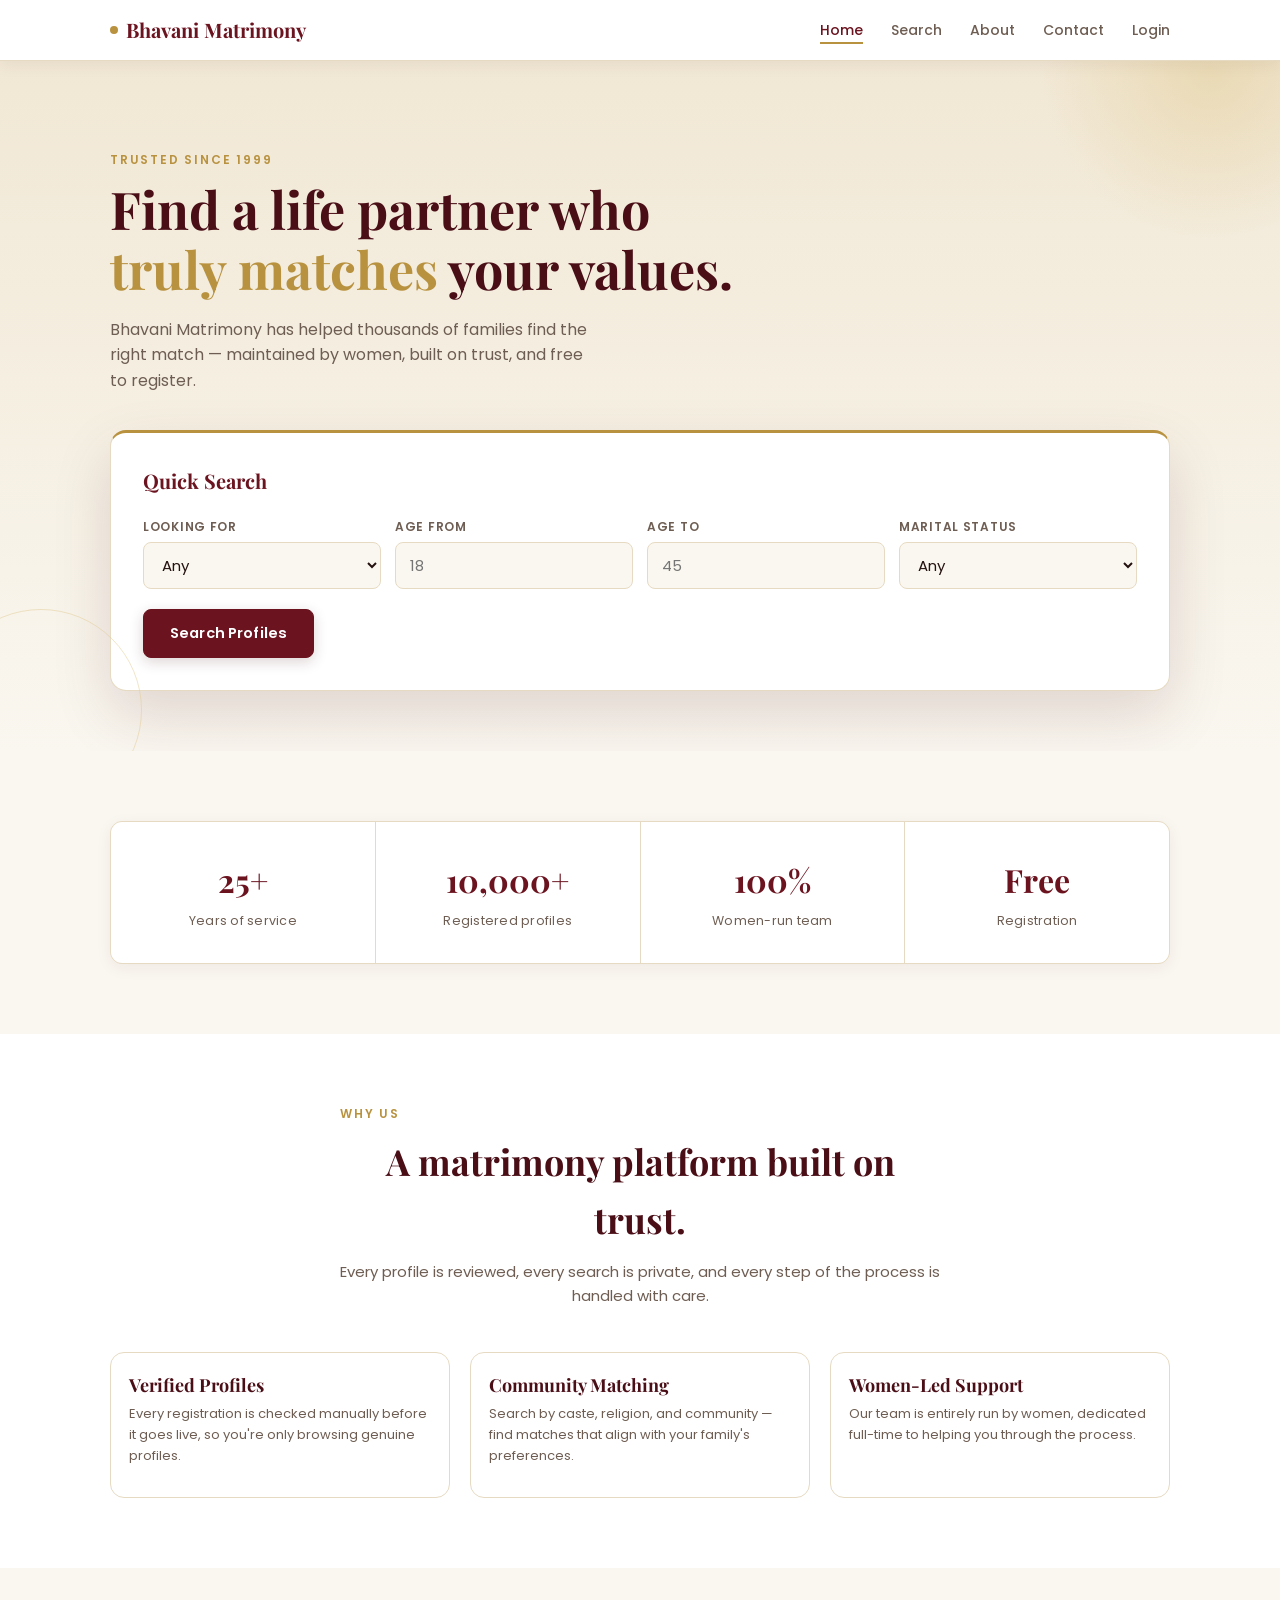
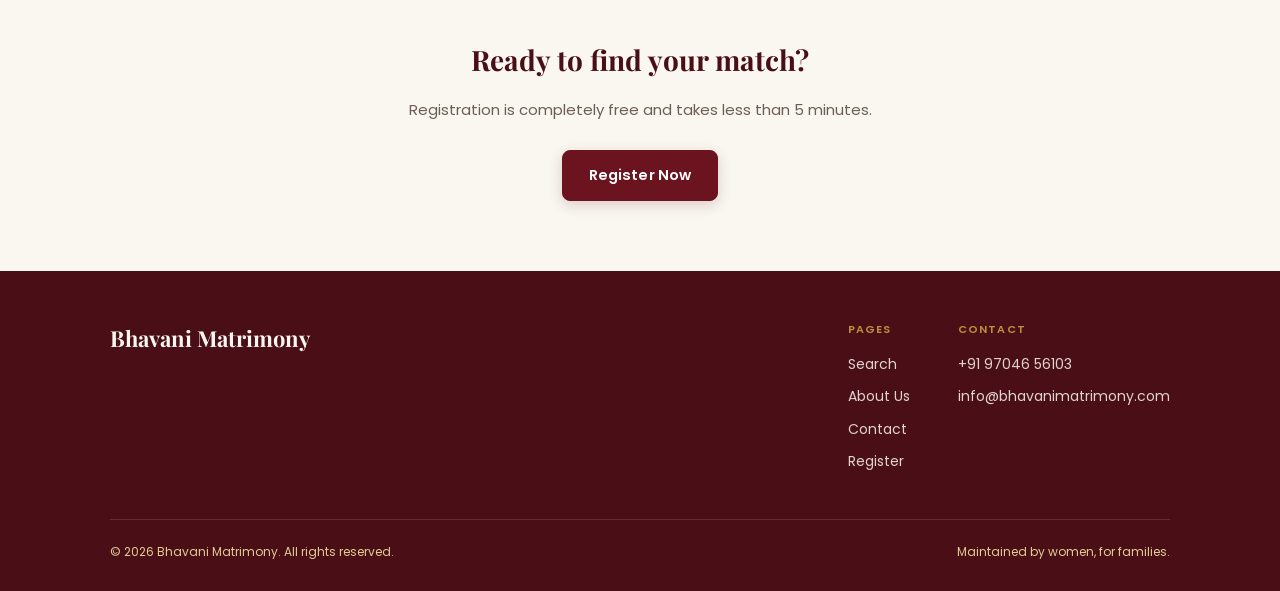
<file: index.html>
<!DOCTYPE html>
<html lang="en">
<head>
<meta charset="UTF-8">
<meta name="viewport" content="width=device-width, initial-scale=1.0">
<title>Bhavani Matrimony — Find Your Perfect Match</title>
<link rel="stylesheet" href="styles.css">
</head>
<body>

<nav class="nav">
  <div class="wrap">
    <a href="index.html" class="brand"><span class="dot"></span>Bhavani Matrimony</a>
    <button class="nav-toggle" aria-label="Toggle menu">☰</button>
    <ul class="nav-links">
      <li><a href="index.html" class="active">Home</a></li>
      <li><a href="search.html">Search</a></li>
      <li><a href="about.html">About</a></li>
      <li><a href="contact.html">Contact</a></li>
      <li id="nav-auth-slot"><a href="login.html">Login</a></li>
    </ul>
  </div>
</nav>

<header class="hero">
  <div class="wrap">
    <span class="eyebrow">Trusted since 1999</span>
    <h1 class="reveal">Find a life partner who <span>truly matches</span> your values.</h1>
    <p>Bhavani Matrimony has helped thousands of families find the right match — maintained by women, built on trust, and free to register.</p>

    <div class="search-card reveal">
      <h3>Quick Search</h3>
      <form id="quick-search-form">
        <div class="search-grid">
          <div class="field">
            <label for="qs-gender">Looking For</label>
            <select id="qs-gender">
              <option value="">Any</option>
              <option value="male">Groom</option>
              <option value="female">Bride</option>
            </select>
          </div>
          <div class="field">
            <label for="qs-age-min">Age From</label>
            <input type="number" id="qs-age-min" placeholder="18" min="18" max="90">
          </div>
          <div class="field">
            <label for="qs-age-max">Age To</label>
            <input type="number" id="qs-age-max" placeholder="45" min="18" max="90">
          </div>
          <div class="field">
            <label for="qs-marital">Marital Status</label>
            <select id="qs-marital">
              <option value="">Any</option>
              <option value="unmarried">Unmarried</option>
              <option value="divorced">Divorced</option>
              <option value="widowed">Widow/Widower</option>
            </select>
          </div>
        </div>
        <button type="submit" class="btn btn-solid" style="margin-top:20px;">Search Profiles</button>
      </form>
    </div>
  </div>
</header>

<section>
  <div class="wrap">
    <div class="stats reveal">
      <div class="stat"><div class="n">25+</div><div class="l">Years of service</div></div>
      <div class="stat"><div class="n">10,000+</div><div class="l">Registered profiles</div></div>
      <div class="stat"><div class="n">100%</div><div class="l">Women-run team</div></div>
      <div class="stat"><div class="n">Free</div><div class="l">Registration</div></div>
    </div>
  </div>
</section>

<section style="background:var(--white);">
  <div class="wrap">
    <div class="section-head reveal">
      <span class="eyebrow" style="text-align:left;">Why us</span>
      <h2>A matrimony platform built on trust.</h2>
      <p>Every profile is reviewed, every search is private, and every step of the process is handled with care.</p>
    </div>
    <div class="profile-grid reveal" style="grid-template-columns:repeat(3,1fr);">
      <div class="profile-card">
        <div class="profile-body">
          <h4>Verified Profiles</h4>
          <p class="profile-meta">Every registration is checked manually before it goes live, so you're only browsing genuine profiles.</p>
        </div>
      </div>
      <div class="profile-card">
        <div class="profile-body">
          <h4>Community Matching</h4>
          <p class="profile-meta">Search by caste, religion, and community — find matches that align with your family's preferences.</p>
        </div>
      </div>
      <div class="profile-card">
        <div class="profile-body">
          <h4>Women-Led Support</h4>
          <p class="profile-meta">Our team is entirely run by women, dedicated full-time to helping you through the process.</p>
        </div>
      </div>
    </div>
  </div>
</section>

<section>
  <div class="wrap" style="text-align:center;">
    <h2 style="font-family:var(--serif); font-size:28px; color:var(--maroon-dark); margin-bottom:16px;">Ready to find your match?</h2>
    <p style="color:var(--text-dim); margin-bottom:28px;">Registration is completely free and takes less than 5 minutes.</p>
    <a href="register.html" class="btn btn-solid">Register Now</a>
  </div>
</section>

<footer>
  <div class="wrap">
    <div class="footer-top">
      <h3>Bhavani Matrimony</h3>
      <div class="footer-links">
        <div>
          <span>Pages</span>
          <a href="search.html">Search</a>
          <a href="about.html">About Us</a>
          <a href="contact.html">Contact</a>
          <a href="register.html">Register</a>
        </div>
        <div>
          <span>Contact</span>
          <a href="tel:+919704656103">+91 97046 56103</a>
          <a href="mailto:info@bhavanimatrimony.com">info@bhavanimatrimony.com</a>
        </div>
      </div>
    </div>
    <div class="footer-bottom">
      <span>© 2026 Bhavani Matrimony. All rights reserved.</span>
      <span>Maintained by women, for families.</span>
    </div>
  </div>
</footer>

<script src="app.js"></script>
<script>
  document.getElementById('quick-search-form').addEventListener('submit', (e) => {
    e.preventDefault();
    const gender = document.getElementById('qs-gender').value;
    const ageMin = document.getElementById('qs-age-min').value;
    const ageMax = document.getElementById('qs-age-max').value;
    const marital = document.getElementById('qs-marital').value;
    const params = new URLSearchParams();
    if (gender) params.set('gender', gender);
    if (ageMin) params.set('ageMin', ageMin);
    if (ageMax) params.set('ageMax', ageMax);
    if (marital) params.set('marital', marital);
    window.location.href = 'search.html?' + params.toString();
  });
</script>
</body>
</html>
</file>
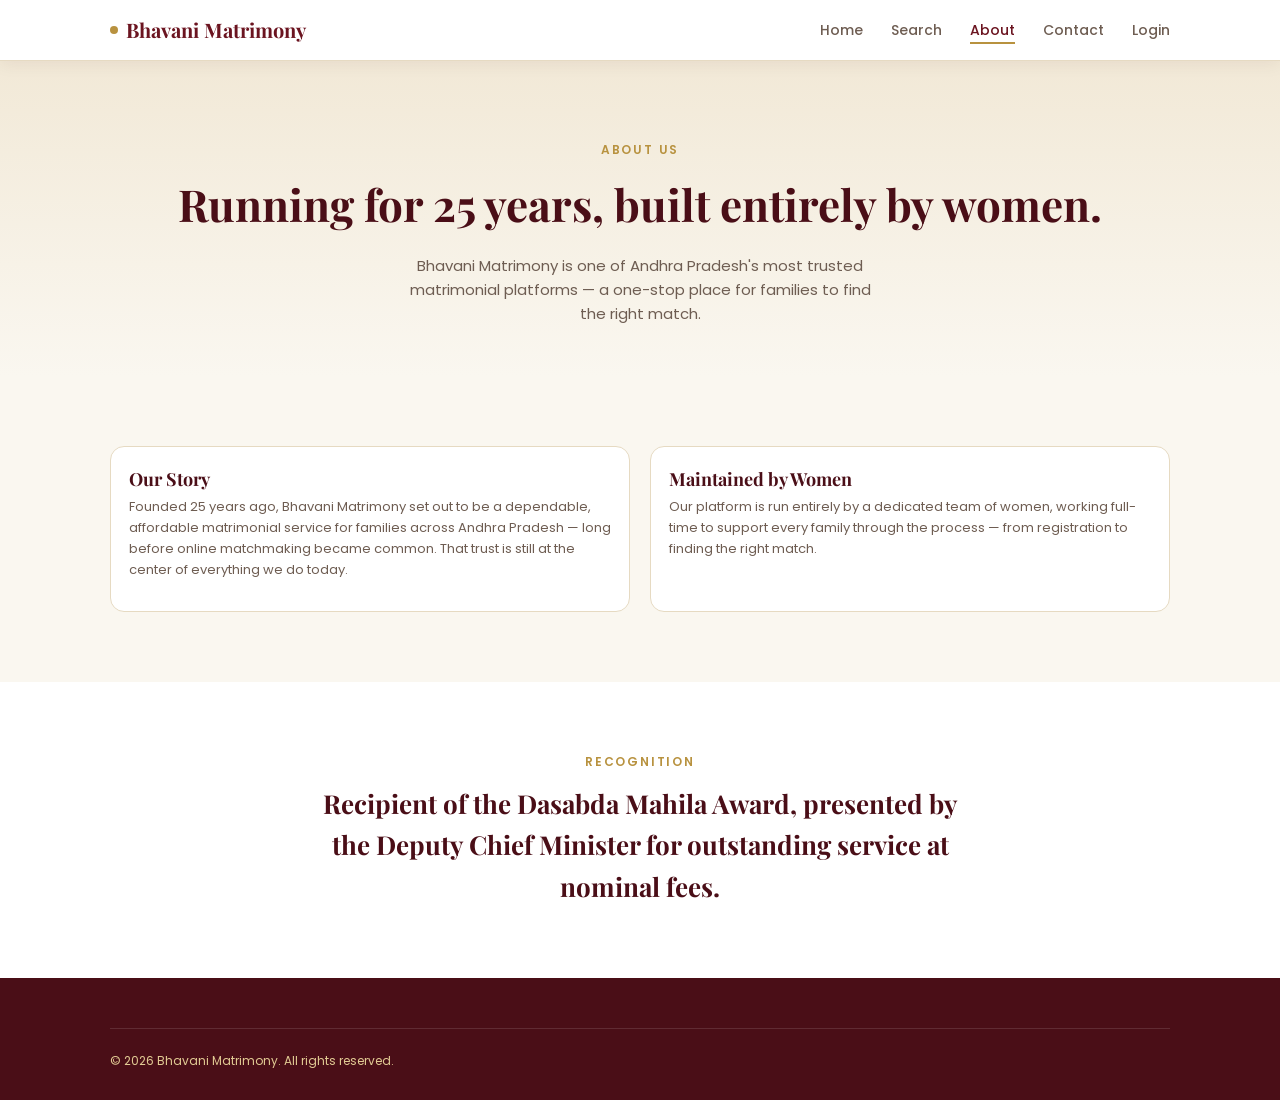
<file: about.html>
<!DOCTYPE html>
<html lang="en">
<head>
<meta charset="UTF-8">
<meta name="viewport" content="width=device-width, initial-scale=1.0">
<title>About Us — Bhavani Matrimony</title>
<link rel="stylesheet" href="styles.css">
</head>
<body>

<nav class="nav">
  <div class="wrap">
    <a href="index.html" class="brand"><span class="dot"></span>Bhavani Matrimony</a>
    <button class="nav-toggle" aria-label="Toggle menu">☰</button>
    <ul class="nav-links">
      <li><a href="index.html">Home</a></li>
      <li><a href="search.html">Search</a></li>
      <li><a href="about.html" class="active">About</a></li>
      <li><a href="contact.html">Contact</a></li>
      <li id="nav-auth-slot"><a href="login.html">Login</a></li>
    </ul>
  </div>
</nav>

<header class="page-head">
  <div class="wrap">
    <span class="eyebrow">About Us</span>
    <h1>Running for 25 years, built entirely by women.</h1>
    <p>Bhavani Matrimony is one of Andhra Pradesh's most trusted matrimonial platforms — a one-stop place for families to find the right match.</p>
  </div>
</header>

<section>
  <div class="wrap">
    <div class="profile-grid" style="grid-template-columns:repeat(2,1fr);">
      <div class="profile-card">
        <div class="profile-body">
          <h4>Our Story</h4>
          <p class="profile-meta">Founded 25 years ago, Bhavani Matrimony set out to be a dependable, affordable matrimonial service for families across Andhra Pradesh — long before online matchmaking became common. That trust is still at the center of everything we do today.</p>
        </div>
      </div>
      <div class="profile-card">
        <div class="profile-body">
          <h4>Maintained by Women</h4>
          <p class="profile-meta">Our platform is run entirely by a dedicated team of women, working full-time to support every family through the process — from registration to finding the right match.</p>
        </div>
      </div>
    </div>
  </div>
</section>

<section style="background:var(--white);">
  <div class="wrap" style="text-align:center;">
    <span class="eyebrow">Recognition</span>
    <h2 style="font-family:var(--serif); font-size:26px; color:var(--maroon-dark); max-width:640px; margin:12px auto 0;">Recipient of the Dasabda Mahila Award, presented by the Deputy Chief Minister for outstanding service at nominal fees.</h2>
  </div>
</section>

<footer>
  <div class="wrap">
    <div class="footer-bottom">
      <span>© 2026 Bhavani Matrimony. All rights reserved.</span>
    </div>
  </div>
</footer>

<script src="app.js"></script>
</body>
</html>
</file>
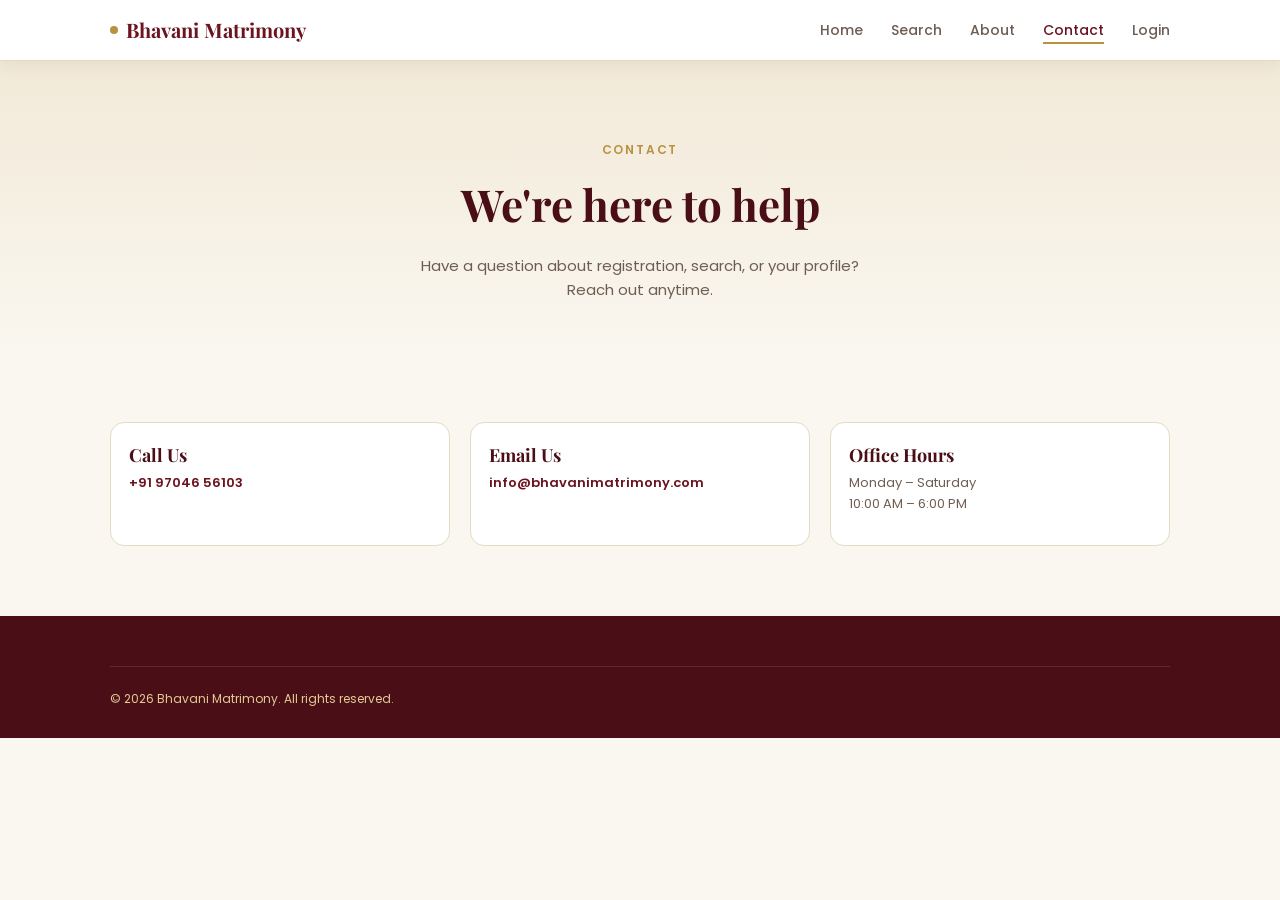
<file: contact.html>
<!DOCTYPE html>
<html lang="en">
<head>
<meta charset="UTF-8">
<meta name="viewport" content="width=device-width, initial-scale=1.0">
<title>Contact Us — Bhavani Matrimony</title>
<link rel="stylesheet" href="styles.css">
</head>
<body>

<nav class="nav">
  <div class="wrap">
    <a href="index.html" class="brand"><span class="dot"></span>Bhavani Matrimony</a>
    <button class="nav-toggle" aria-label="Toggle menu">☰</button>
    <ul class="nav-links">
      <li><a href="index.html">Home</a></li>
      <li><a href="search.html">Search</a></li>
      <li><a href="about.html">About</a></li>
      <li><a href="contact.html" class="active">Contact</a></li>
      <li id="nav-auth-slot"><a href="login.html">Login</a></li>
    </ul>
  </div>
</nav>

<header class="page-head">
  <div class="wrap">
    <span class="eyebrow">Contact</span>
    <h1>We're here to help</h1>
    <p>Have a question about registration, search, or your profile? Reach out anytime.</p>
  </div>
</header>

<section>
  <div class="wrap">
    <div class="profile-grid" style="grid-template-columns:repeat(3,1fr);">
      <div class="profile-card">
        <div class="profile-body">
          <h4>Call Us</h4>
          <p class="profile-meta"><a href="tel:+919704656103" style="color:var(--maroon); font-weight:600;">+91 97046 56103</a></p>
        </div>
      </div>
      <div class="profile-card">
        <div class="profile-body">
          <h4>Email Us</h4>
          <p class="profile-meta"><a href="mailto:info@bhavanimatrimony.com" style="color:var(--maroon); font-weight:600;">info@bhavanimatrimony.com</a></p>
        </div>
      </div>
      <div class="profile-card">
        <div class="profile-body">
          <h4>Office Hours</h4>
          <p class="profile-meta">Monday – Saturday<br>10:00 AM – 6:00 PM</p>
        </div>
      </div>
    </div>
  </div>
</section>

<footer>
  <div class="wrap">
    <div class="footer-bottom">
      <span>© 2026 Bhavani Matrimony. All rights reserved.</span>
    </div>
  </div>
</footer>

<script src="app.js"></script>
</body>
</html>
</file>
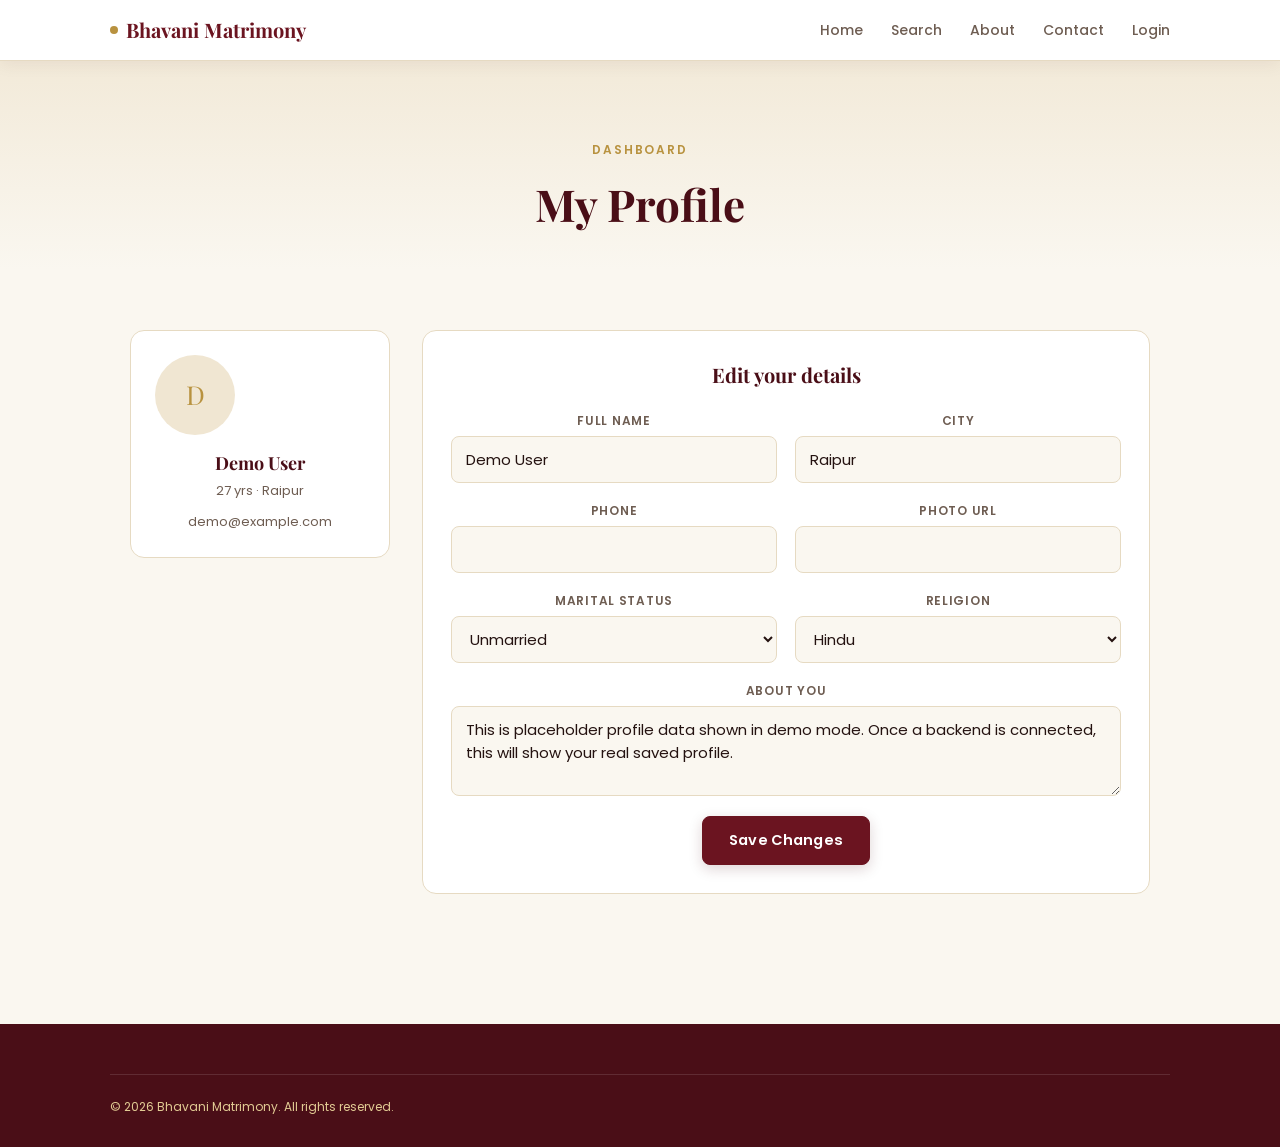
<file: dashboard.html>
<!DOCTYPE html>
<html lang="en">
<head>
<meta charset="UTF-8">
<meta name="viewport" content="width=device-width, initial-scale=1.0">
<title>My Profile — Bhavani Matrimony</title>
<link rel="stylesheet" href="styles.css">
</head>
<body>

<nav class="nav">
  <div class="wrap">
    <a href="index.html" class="brand"><span class="dot"></span>Bhavani Matrimony</a>
    <button class="nav-toggle" aria-label="Toggle menu">☰</button>
    <ul class="nav-links">
      <li><a href="index.html">Home</a></li>
      <li><a href="search.html">Search</a></li>
      <li><a href="about.html">About</a></li>
      <li><a href="contact.html">Contact</a></li>
      <li id="nav-auth-slot"><a href="login.html">Login</a></li>
    </ul>
  </div>
</nav>

<header class="page-head" style="padding-bottom:30px;">
  <div class="wrap">
    <span class="eyebrow">Dashboard</span>
    <h1>My Profile</h1>
  </div>
</header>

<section style="padding-top:0;">
  <div class="wrap">
    <div id="dashboard-content" class="loader">Loading your profile...</div>
  </div>
</section>

<footer>
  <div class="wrap">
    <div class="footer-bottom">
      <span>© 2026 Bhavani Matrimony. All rights reserved.</span>
    </div>
  </div>
</footer>

<script src="app.js"></script>
<script>
  const contentEl = document.getElementById('dashboard-content');

  // Demo mode — showing a sample profile since no backend is connected yet.
  const p = {
    name: "Demo User",
    age: 27,
    city: "Raipur",
    email: "demo@example.com",
    marital: "unmarried",
    religion: "Hindu",
    bio: "This is placeholder profile data shown in demo mode. Once a backend is connected, this will show your real saved profile.",
    photo: ""
  };

  contentEl.innerHTML = `
    <div class="dash-grid">
      <div class="dash-side">
        <div class="avatar">${p.photo ? `<img src="${p.photo}" alt="${p.name}">` : (p.name ? p.name.charAt(0) : '?')}</div>
        <h4>${p.name || 'Member'}</h4>
        <p>${p.age || '—'} yrs · ${p.city || '—'}</p>
        <p style="margin-top:10px;">${p.email}</p>
      </div>
      <div class="dash-main">
        <h3>Edit your details</h3>
        <div id="form-msg" class="form-msg"></div>
        <form id="edit-form">
          <div class="field-grid">
            <div class="field"><label>Full Name</label><input type="text" id="e-name" value="${p.name || ''}" required></div>
            <div class="field"><label>City</label><input type="text" id="e-city" value="${p.city || ''}" required></div>
            <div class="field"><label>Phone</label><input type="tel" id="e-phone" value=""></div>
            <div class="field"><label>Photo URL</label><input type="url" id="e-photo" value="${p.photo || ''}"></div>
            <div class="field">
              <label>Marital Status</label>
              <select id="e-marital">
                <option value="unmarried" ${p.marital==='unmarried'?'selected':''}>Unmarried</option>
                <option value="divorced" ${p.marital==='divorced'?'selected':''}>Divorced</option>
                <option value="widowed" ${p.marital==='widowed'?'selected':''}>Widow/Widower</option>
              </select>
            </div>
            <div class="field">
              <label>Religion</label>
              <select id="e-religion">
                ${['Hindu','Christian','Muslim','Jain','Sikh','No Religion'].map(r => `<option ${p.religion===r?'selected':''}>${r}</option>`).join('')}
              </select>
            </div>
          </div>
          <div class="field" style="margin-top:18px;">
            <label>About You</label>
            <textarea id="e-bio">${p.bio || ''}</textarea>
          </div>
          <button type="submit" id="save-btn" class="btn btn-solid" style="margin-top:20px;">Save Changes</button>
        </form>
      </div>
    </div>
  `;

  document.getElementById('edit-form').addEventListener('submit', (e) => {
    e.preventDefault();
    const btn = document.getElementById('save-btn');
    const msg = document.getElementById('form-msg');
    btn.disabled = true;
    btn.textContent = 'Saving...';
    setTimeout(() => {
      showMsg(msg, 'Demo mode: changes are not actually saved yet (no backend connected).', 'success');
      btn.disabled = false;
      btn.textContent = 'Save Changes';
    }, 600);
  });
</script>
</body>
</html>
</file>
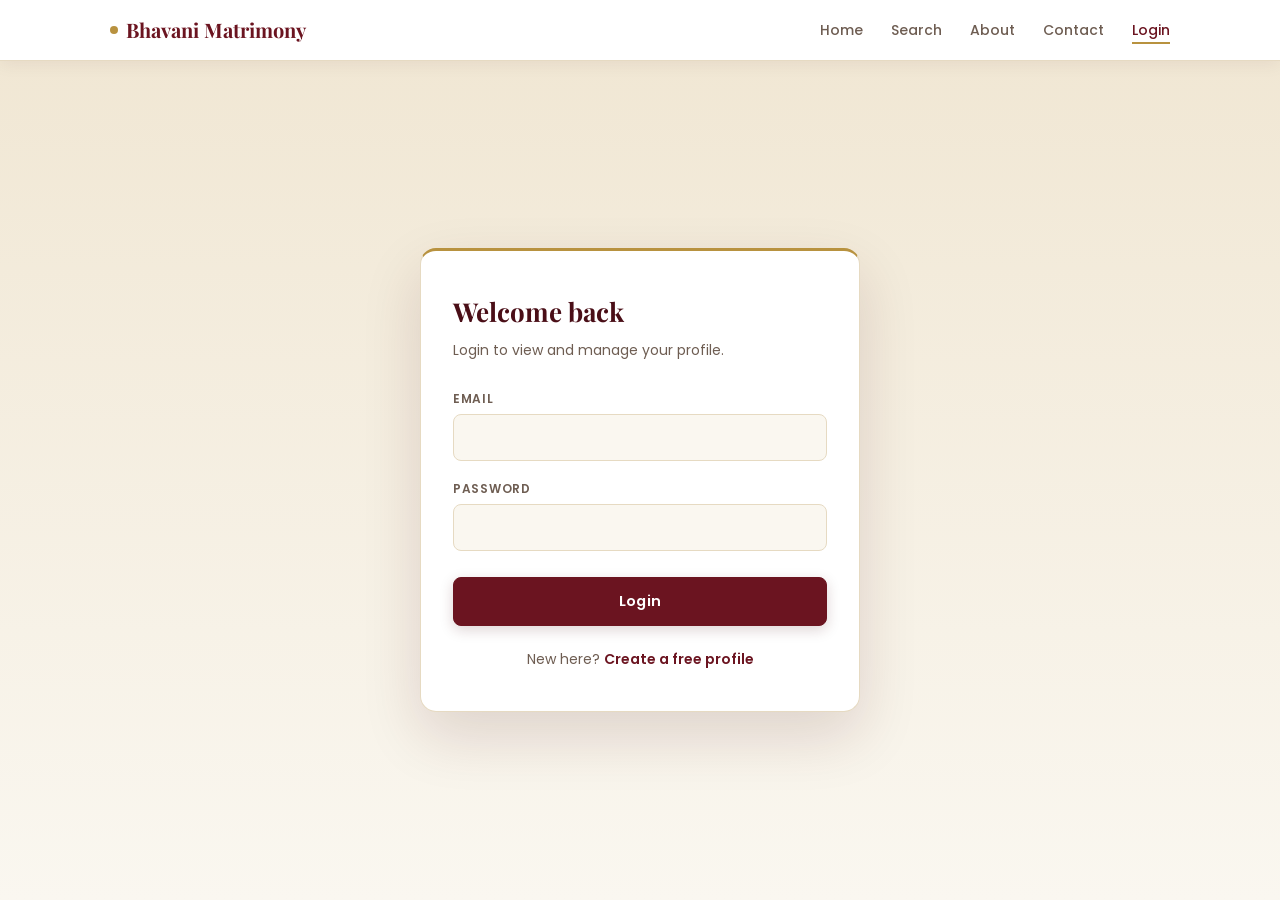
<file: login.html>
<!DOCTYPE html>
<html lang="en">
<head>
<meta charset="UTF-8">
<meta name="viewport" content="width=device-width, initial-scale=1.0">
<title>Login — Bhavani Matrimony</title>
<link rel="stylesheet" href="styles.css">
</head>
<body>

<nav class="nav">
  <div class="wrap">
    <a href="index.html" class="brand"><span class="dot"></span>Bhavani Matrimony</a>
    <button class="nav-toggle" aria-label="Toggle menu">☰</button>
    <ul class="nav-links">
      <li><a href="index.html">Home</a></li>
      <li><a href="search.html">Search</a></li>
      <li><a href="about.html">About</a></li>
      <li><a href="contact.html">Contact</a></li>
      <li id="nav-auth-slot"><a href="login.html" class="active">Login</a></li>
    </ul>
  </div>
</nav>

<div class="auth-wrap">
  <div class="auth-card reveal">
    <h2>Welcome back</h2>
    <p class="sub">Login to view and manage your profile.</p>

    <div id="form-msg" class="form-msg"></div>

    <form id="login-form">
      <div class="field">
        <label for="email">Email</label>
        <input type="email" id="email" required>
      </div>
      <div class="field">
        <label for="password">Password</label>
        <input type="password" id="password" required>
      </div>
      <button type="submit" id="login-btn" class="btn btn-solid btn-block" style="margin-top:8px;">Login</button>
    </form>

    <div class="auth-switch">New here? <a href="register.html">Create a free profile</a></div>
  </div>
</div>

<script src="app.js"></script>
<script>
  const form = document.getElementById('login-form');
  const msg = document.getElementById('form-msg');
  const btn = document.getElementById('login-btn');

  form.addEventListener('submit', (e) => {
    e.preventDefault();
    btn.disabled = true;
    btn.textContent = 'Logging in...';

    // Demo mode — no backend connected yet.
    setTimeout(() => {
      showMsg(msg, "Demo mode: this is where login would happen. Backend not connected yet.", 'success');
      btn.disabled = false;
      btn.textContent = 'Login';
    }, 800);
  });
</script>
</body>
</html>
</file>
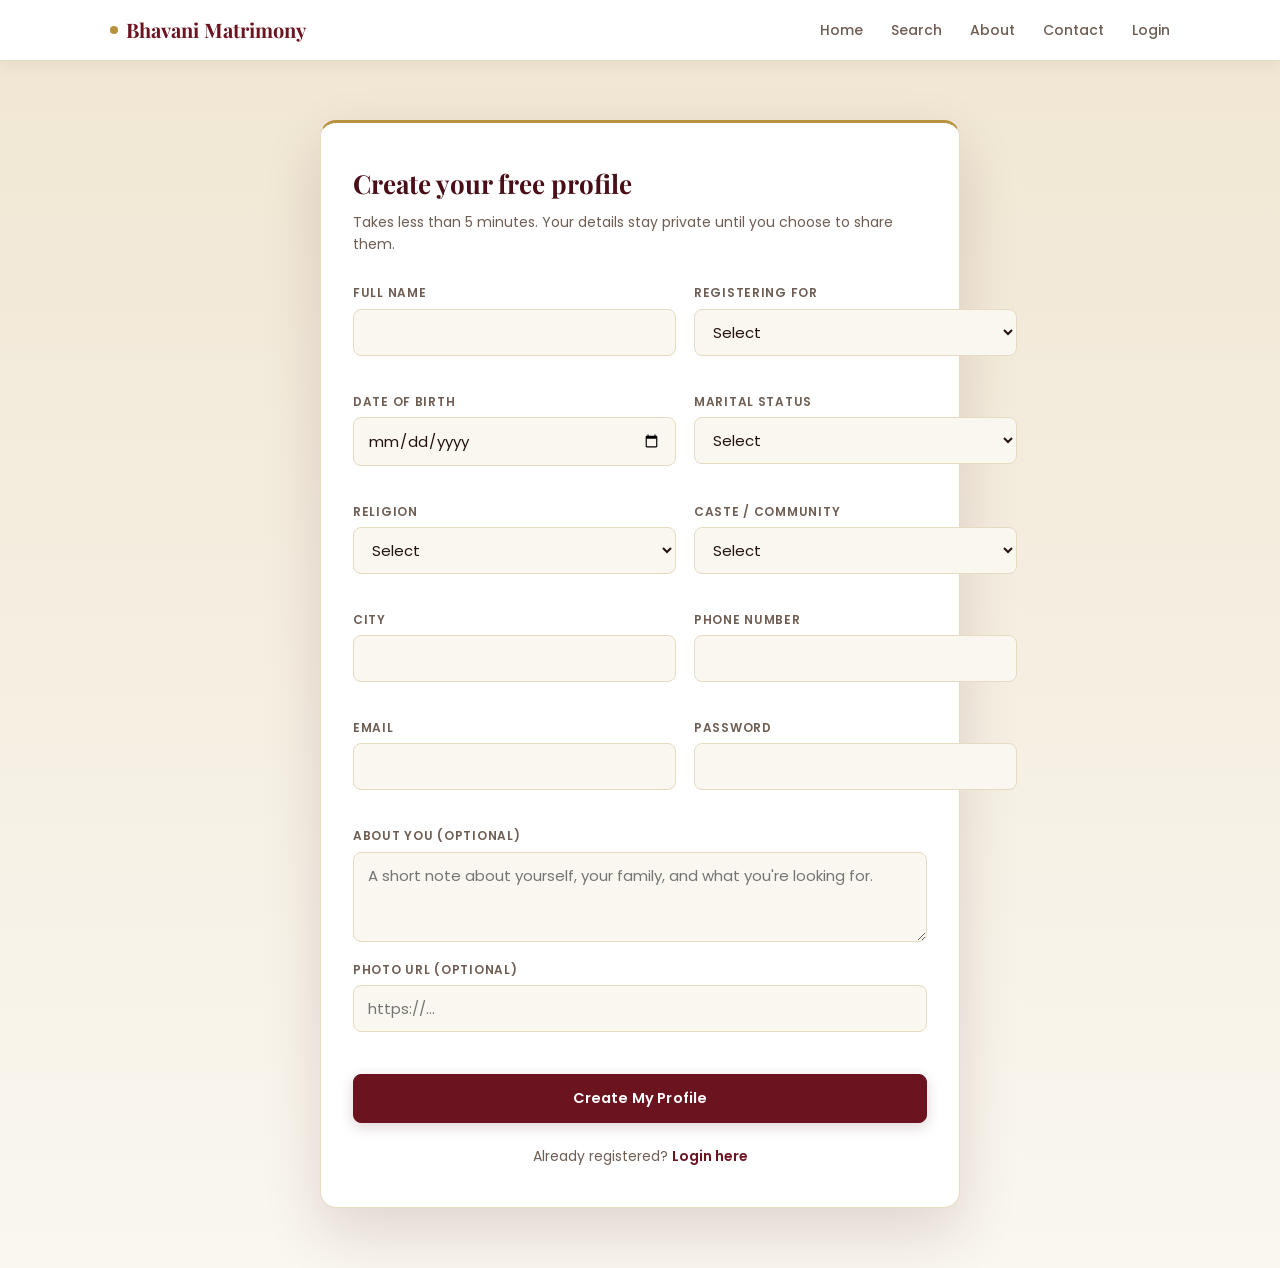
<file: register.html>
<!DOCTYPE html>
<html lang="en">
<head>
<meta charset="UTF-8">
<meta name="viewport" content="width=device-width, initial-scale=1.0">
<title>Register — Bhavani Matrimony</title>
<link rel="stylesheet" href="styles.css">
</head>
<body>

<nav class="nav">
  <div class="wrap">
    <a href="index.html" class="brand"><span class="dot"></span>Bhavani Matrimony</a>
    <button class="nav-toggle" aria-label="Toggle menu">☰</button>
    <ul class="nav-links">
      <li><a href="index.html">Home</a></li>
      <li><a href="search.html">Search</a></li>
      <li><a href="about.html">About</a></li>
      <li><a href="contact.html">Contact</a></li>
      <li id="nav-auth-slot"><a href="login.html">Login</a></li>
    </ul>
  </div>
</nav>

<div class="auth-wrap" style="align-items:flex-start;">
  <div class="auth-card reveal" style="max-width:640px;">
    <h2>Create your free profile</h2>
    <p class="sub">Takes less than 5 minutes. Your details stay private until you choose to share them.</p>

    <div id="form-msg" class="form-msg"></div>

    <form id="register-form">
      <div class="field-grid">
        <div class="field">
          <label for="name">Full Name</label>
          <input type="text" id="name" required>
        </div>
        <div class="field">
          <label for="gender">Registering For</label>
          <select id="gender" required>
            <option value="">Select</option>
            <option value="male">Groom (Male)</option>
            <option value="female">Bride (Female)</option>
          </select>
        </div>
        <div class="field">
          <label for="dob">Date of Birth</label>
          <input type="date" id="dob" required>
        </div>
        <div class="field">
          <label for="marital">Marital Status</label>
          <select id="marital" required>
            <option value="">Select</option>
            <option value="unmarried">Unmarried</option>
            <option value="divorced">Divorced</option>
            <option value="widowed">Widow/Widower</option>
          </select>
        </div>
        <div class="field">
          <label for="religion">Religion</label>
          <select id="religion" required>
            <option value="">Select</option>
            <option>Hindu</option>
            <option>Christian</option>
            <option>Muslim</option>
            <option>Jain</option>
            <option>Sikh</option>
            <option>No Religion</option>
          </select>
        </div>
        <div class="field">
          <label for="caste">Caste / Community</label>
          <select id="caste" required>
            <option value="">Select</option>
            <option>Brahmin</option>
            <option>Reddy</option>
            <option>Kamma</option>
            <option>Kapu</option>
            <option>Naidu</option>
            <option>Yadav</option>
            <option>Vysya</option>
            <option>Kshatriya</option>
            <option>Setty Balija</option>
            <option>Velama</option>
            <option>Vaddera</option>
            <option>Mudiraj</option>
            <option>Cast No Bar</option>
            <option>Other</option>
          </select>
        </div>
        <div class="field">
          <label for="city">City</label>
          <input type="text" id="city" required>
        </div>
        <div class="field">
          <label for="phone">Phone Number</label>
          <input type="tel" id="phone" required>
        </div>
        <div class="field">
          <label for="email">Email</label>
          <input type="email" id="email" required>
        </div>
        <div class="field">
          <label for="password">Password</label>
          <input type="password" id="password" minlength="6" required>
        </div>
      </div>
      <div class="field" style="margin-top:18px;">
        <label for="bio">About You (optional)</label>
        <textarea id="bio" placeholder="A short note about yourself, your family, and what you're looking for."></textarea>
      </div>
      <div class="field" style="margin-top:18px;">
        <label for="photo">Photo URL (optional)</label>
        <input type="url" id="photo" placeholder="https://...">
      </div>
      <button type="submit" id="register-btn" class="btn btn-solid btn-block" style="margin-top:24px;">Create My Profile</button>
    </form>

    <div class="auth-switch">Already registered? <a href="login.html">Login here</a></div>
  </div>
</div>

<script src="app.js"></script>
<script>
  const form = document.getElementById('register-form');
  const msg = document.getElementById('form-msg');
  const btn = document.getElementById('register-btn');

  form.addEventListener('submit', (e) => {
    e.preventDefault();
    btn.disabled = true;
    btn.textContent = 'Creating your profile...';

    // Demo mode — no backend connected yet, this just simulates success.
    setTimeout(() => {
      showMsg(msg, "Demo mode: this is where your profile would be created. Backend not connected yet.", 'success');
      btn.disabled = false;
      btn.textContent = 'Create My Profile';
    }, 800);
  });
</script>
</body>
</html>
</file>
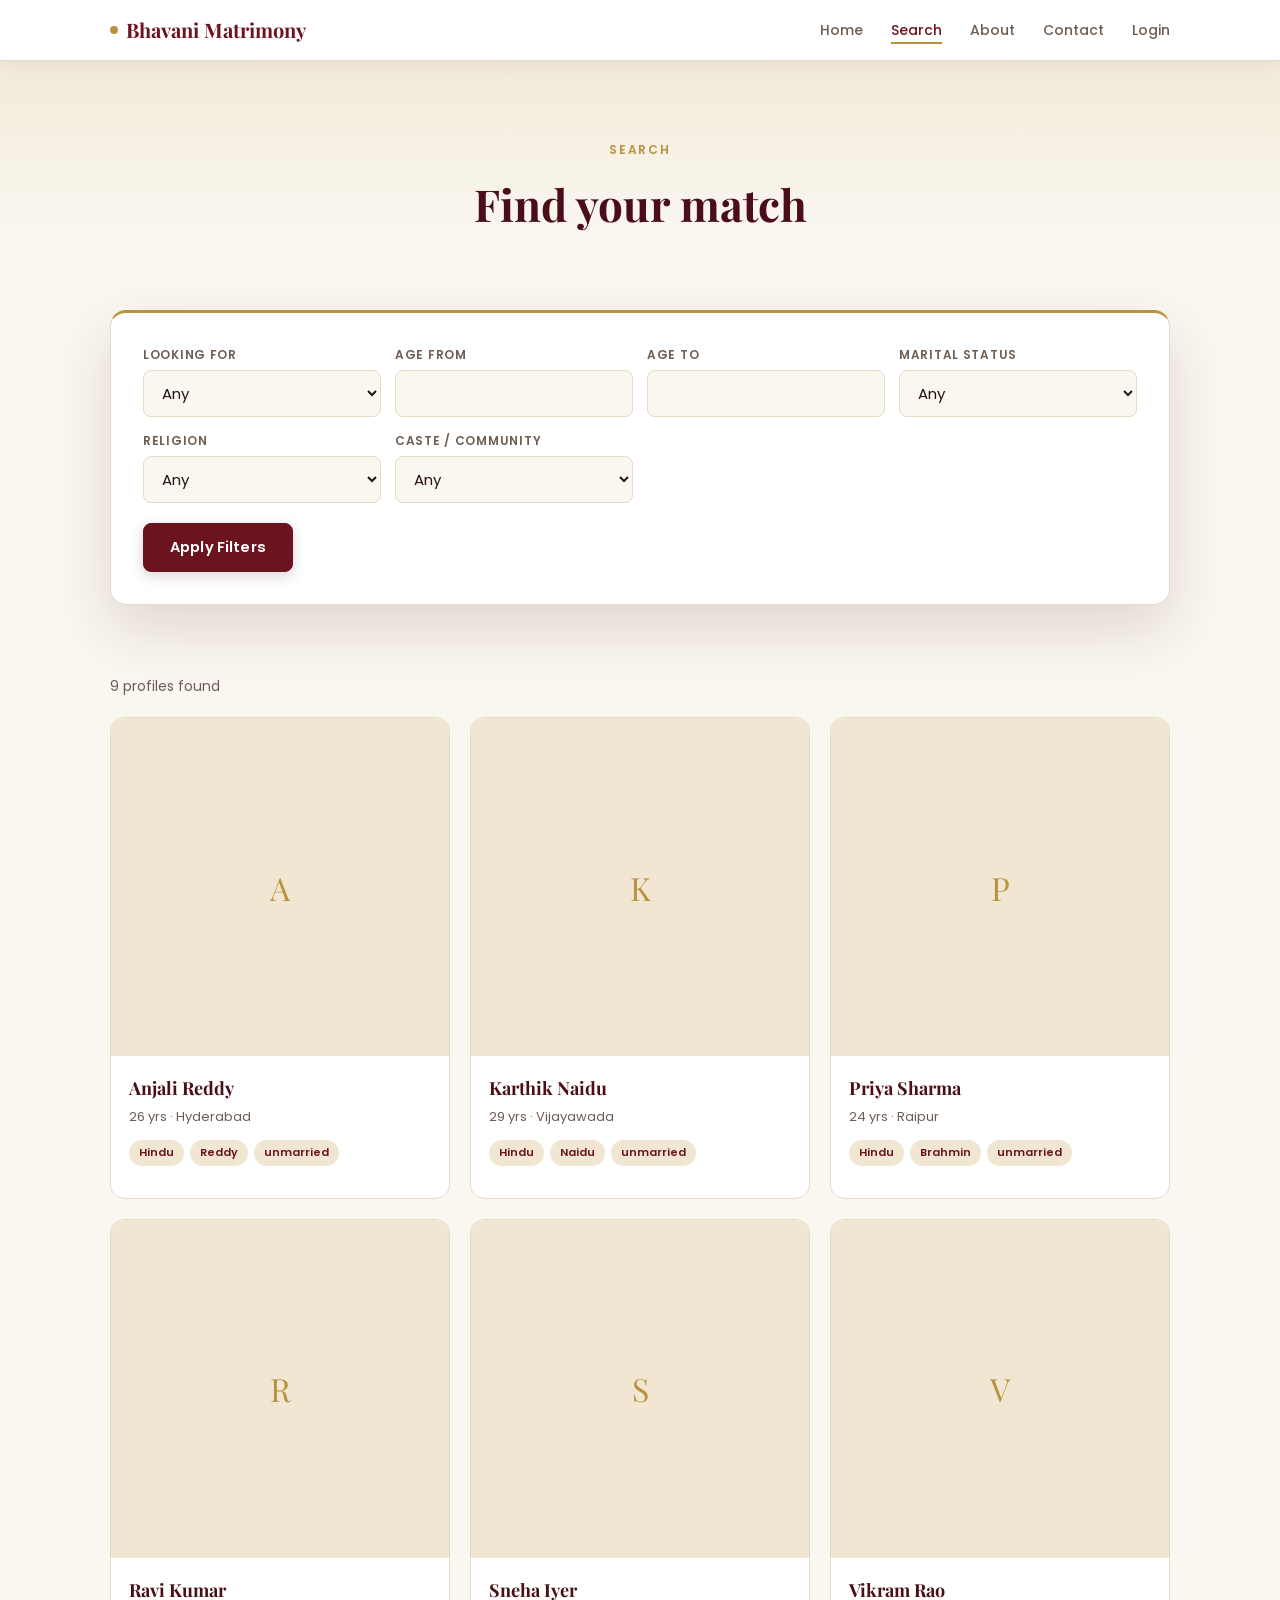
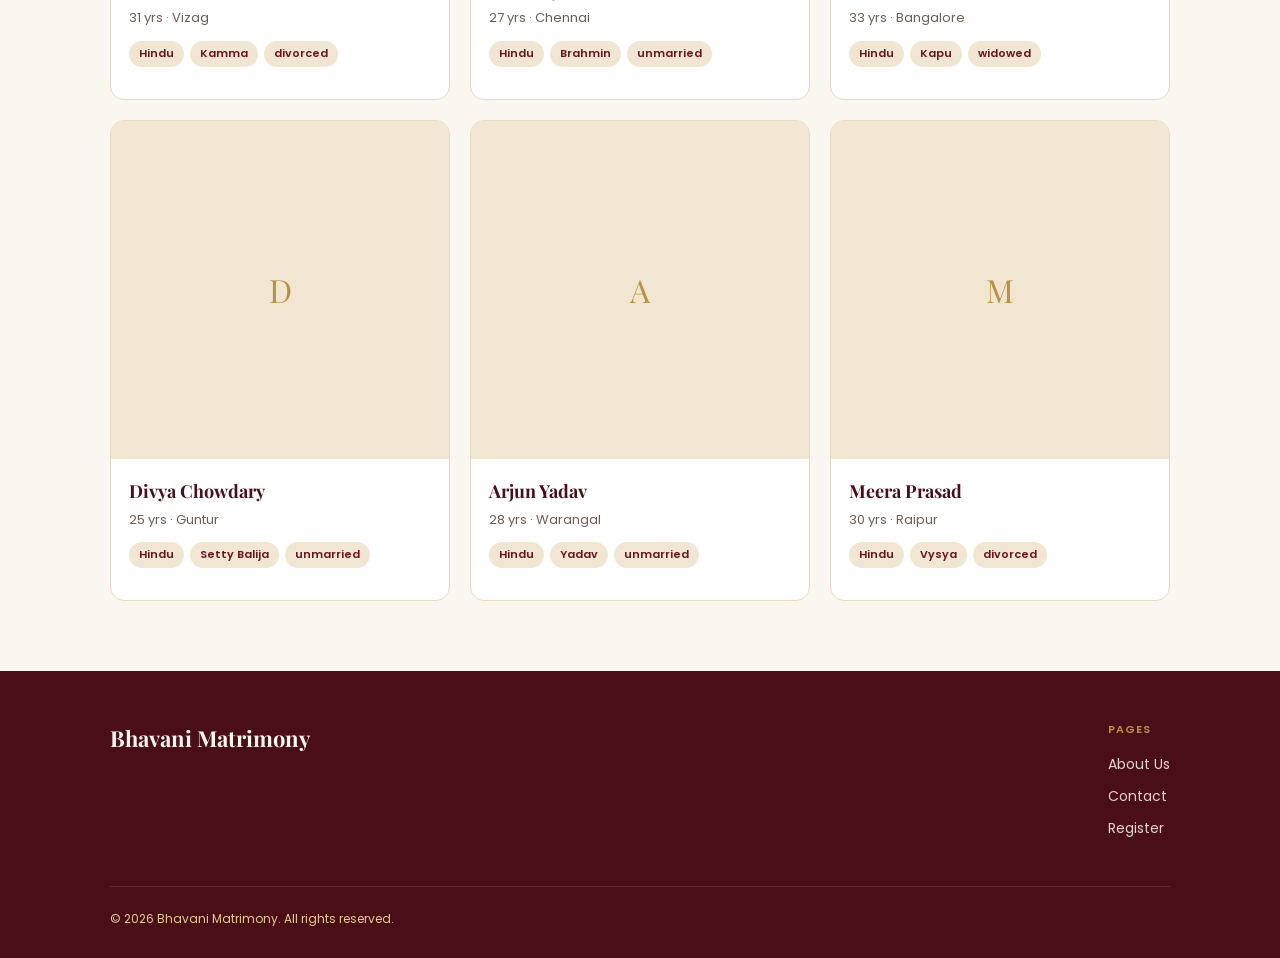
<file: search.html>
<!DOCTYPE html>
<html lang="en">
<head>
<meta charset="UTF-8">
<meta name="viewport" content="width=device-width, initial-scale=1.0">
<title>Search Profiles — Bhavani Matrimony</title>
<link rel="stylesheet" href="styles.css">
</head>
<body>

<nav class="nav">
  <div class="wrap">
    <a href="index.html" class="brand"><span class="dot"></span>Bhavani Matrimony</a>
    <button class="nav-toggle" aria-label="Toggle menu">☰</button>
    <ul class="nav-links">
      <li><a href="index.html">Home</a></li>
      <li><a href="search.html" class="active">Search</a></li>
      <li><a href="about.html">About</a></li>
      <li><a href="contact.html">Contact</a></li>
      <li id="nav-auth-slot"><a href="login.html">Login</a></li>
    </ul>
  </div>
</nav>

<header class="page-head" style="padding-bottom:0;">
  <div class="wrap">
    <span class="eyebrow">Search</span>
    <h1>Find your match</h1>
  </div>
</header>

<section>
  <div class="wrap">
    <div class="search-card" style="margin-top:0;">
      <form id="filter-form">
        <div class="search-grid">
          <div class="field">
            <label for="f-gender">Looking For</label>
            <select id="f-gender">
              <option value="">Any</option>
              <option value="male">Groom</option>
              <option value="female">Bride</option>
            </select>
          </div>
          <div class="field">
            <label for="f-age-min">Age From</label>
            <input type="number" id="f-age-min" min="18" max="90">
          </div>
          <div class="field">
            <label for="f-age-max">Age To</label>
            <input type="number" id="f-age-max" min="18" max="90">
          </div>
          <div class="field">
            <label for="f-marital">Marital Status</label>
            <select id="f-marital">
              <option value="">Any</option>
              <option value="unmarried">Unmarried</option>
              <option value="divorced">Divorced</option>
              <option value="widowed">Widow/Widower</option>
            </select>
          </div>
          <div class="field">
            <label for="f-religion">Religion</label>
            <select id="f-religion">
              <option value="">Any</option>
              <option>Hindu</option>
              <option>Christian</option>
              <option>Muslim</option>
              <option>Jain</option>
              <option>Sikh</option>
              <option>No Religion</option>
            </select>
          </div>
          <div class="field">
            <label for="f-caste">Caste / Community</label>
            <select id="f-caste">
              <option value="">Any</option>
              <option>Brahmin</option>
              <option>Reddy</option>
              <option>Kamma</option>
              <option>Kapu</option>
              <option>Naidu</option>
              <option>Yadav</option>
              <option>Vysya</option>
              <option>Kshatriya</option>
              <option>Setty Balija</option>
              <option>Velama</option>
              <option>Vaddera</option>
              <option>Mudiraj</option>
              <option>Cast No Bar</option>
              <option>Other</option>
            </select>
          </div>
        </div>
        <button type="submit" class="btn btn-solid" style="margin-top:20px;">Apply Filters</button>
      </form>
    </div>
  </div>
</section>

<section style="padding-top:0;">
  <div class="wrap">
    <div id="results-count" style="margin-bottom:20px; color:var(--text-dim); font-size:14px;"></div>
    <div id="results" class="profile-grid">
      <div class="loader">Loading profiles...</div>
    </div>
  </div>
</section>

<div id="profile-modal" class="modal-overlay">
  <div class="modal-card">
    <div class="modal-head">
      <div id="modal-photo" class="modal-photo"></div>
      <button class="modal-close" id="modal-close">✕</button>
    </div>
    <div class="modal-body">
      <h3 id="modal-name"></h3>
      <div class="modal-meta" id="modal-meta"></div>
      <div class="profile-tags" id="modal-tags"></div>
      <div class="modal-bio" id="modal-bio"></div>
      <button class="btn btn-solid" id="modal-interest">Send Interest</button>
    </div>
  </div>
</div>

<footer>
  <div class="wrap">
    <div class="footer-top">
      <h3>Bhavani Matrimony</h3>
      <div class="footer-links">
        <div>
          <span>Pages</span>
          <a href="about.html">About Us</a>
          <a href="contact.html">Contact</a>
          <a href="register.html">Register</a>
        </div>
      </div>
    </div>
    <div class="footer-bottom">
      <span>© 2026 Bhavani Matrimony. All rights reserved.</span>
    </div>
  </div>
</footer>

<script src="app.js"></script>
<script>
  const params = new URLSearchParams(window.location.search);
  document.getElementById('f-gender').value = params.get('gender') || '';
  document.getElementById('f-age-min').value = params.get('ageMin') || '';
  document.getElementById('f-age-max').value = params.get('ageMax') || '';
  document.getElementById('f-marital').value = params.get('marital') || '';
  document.getElementById('f-religion').value = params.get('religion') || '';
  document.getElementById('f-caste').value = params.get('caste') || '';

  function runSearch() {
    const resultsEl = document.getElementById('results');
    const countEl = document.getElementById('results-count');

    const gender = document.getElementById('f-gender').value;
    const marital = document.getElementById('f-marital').value;
    const religion = document.getElementById('f-religion').value;
    const caste = document.getElementById('f-caste').value;
    const ageMin = parseInt(document.getElementById('f-age-min').value) || null;
    const ageMax = parseInt(document.getElementById('f-age-max').value) || null;

    let profiles = SAMPLE_PROFILES.slice();
    if (gender) profiles = profiles.filter(p => p.gender === gender);
    if (marital) profiles = profiles.filter(p => p.marital === marital);
    if (religion) profiles = profiles.filter(p => p.religion === religion);
    if (caste) profiles = profiles.filter(p => p.caste === caste);
    if (ageMin) profiles = profiles.filter(p => p.age >= ageMin);
    if (ageMax) profiles = profiles.filter(p => p.age <= ageMax);

    countEl.textContent = profiles.length + ' profile' + (profiles.length === 1 ? '' : 's') + ' found';

    if (profiles.length === 0) {
      resultsEl.innerHTML = '<div class="empty-state" style="grid-column:1/-1;"><h4>No matches found</h4><p>Try widening your search filters.</p></div>';
      return;
    }

    resultsEl.innerHTML = profiles.map((p, i) => `
      <div class="profile-card" data-index="${i}" style="cursor:pointer;">
        <div class="profile-photo">${p.photo ? `<img src="${p.photo}" alt="${p.name}">` : (p.name ? p.name.charAt(0) : '?')}</div>
        <div class="profile-body">
          <h4>${p.name || 'Member'}</h4>
          <div class="profile-meta">${p.age || '—'} yrs · ${p.city || '—'}</div>
          <div class="profile-tags">
            ${p.religion ? `<span class="tag">${p.religion}</span>` : ''}
            ${p.caste ? `<span class="tag">${p.caste}</span>` : ''}
            ${p.marital ? `<span class="tag">${p.marital}</span>` : ''}
          </div>
        </div>
      </div>
    `).join('');

    // Wire up click-to-open on each card
    resultsEl.querySelectorAll('.profile-card').forEach(card => {
      card.addEventListener('click', () => openProfileModal(profiles[parseInt(card.dataset.index)]));
    });
  }

  // ---- Profile detail modal ----
  const modal = document.getElementById('profile-modal');
  function openProfileModal(p) {
    document.getElementById('modal-photo').innerHTML = p.photo ? `<img src="${p.photo}" alt="${p.name}">` : (p.name ? p.name.charAt(0) : '?');
    document.getElementById('modal-name').textContent = p.name || 'Member';
    document.getElementById('modal-meta').textContent = `${p.age || '—'} yrs · ${p.city || '—'}`;
    document.getElementById('modal-tags').innerHTML = `
      ${p.religion ? `<span class="tag">${p.religion}</span>` : ''}
      ${p.caste ? `<span class="tag">${p.caste}</span>` : ''}
      ${p.marital ? `<span class="tag">${p.marital}</span>` : ''}
    `;
    document.getElementById('modal-bio').textContent = p.bio || 'No additional details provided.';
    modal.classList.add('open');
  }
  document.getElementById('modal-close').addEventListener('click', () => modal.classList.remove('open'));
  modal.addEventListener('click', (e) => { if (e.target === modal) modal.classList.remove('open'); });
  document.getElementById('modal-interest').addEventListener('click', () => {
    alert('Demo mode: this would send an interest notification once a backend is connected.');
  });

  document.getElementById('filter-form').addEventListener('submit', (e) => {
    e.preventDefault();
    runSearch();
  });

  runSearch();
</script>
</body>
</html>
</file>
<file: styles.css>
@import url('https://fonts.googleapis.com/css2?family=Playfair+Display:wght@500;600;700&family=Poppins:wght@400;500;600&display=swap');

:root{
  --maroon: #6b1420;
  --maroon-dark: #4a0e17;
  --maroon-light: #8f2434;
  --gold: #b8923f;
  --gold-light: #e2cb94;
  --gold-dark: #8f6f2b;
  --cream: #faf7f0;
  --cream-2: #f0e6d2;
  --text: #241210;
  --text-dim: #6e5d52;
  --border: #e6dac2;
  --white: #ffffff;
  --serif: 'Playfair Display', serif;
  --sans: 'Poppins', sans-serif;
  --shadow-sm: 0 4px 16px rgba(74,14,23,0.06);
  --shadow-md: 0 12px 36px rgba(74,14,23,0.10);
  --shadow-lg: 0 24px 60px rgba(74,14,23,0.14);
}

*{ margin:0; padding:0; box-sizing:border-box; }
html{ scroll-behavior:smooth; }
body{ background:var(--cream); color:var(--text); font-family:var(--sans); line-height:1.6; overflow-x:hidden; font-size:15px; }
a{ color:inherit; text-decoration:none; }
ul{ list-style:none; }
img{ max-width:100%; display:block; }
button, input, select, textarea{ font-family:var(--sans); font-size:15px; }

.wrap{ max-width:1100px; margin:0 auto; padding:0 20px; }

.eyebrow{ font-family:var(--sans); font-size:12px; letter-spacing:0.15em; text-transform:uppercase; color:var(--gold); font-weight:600; display:block; margin-bottom:10px; }

/* ---------- NAV ---------- */
.nav{ position:fixed; top:0; left:0; right:0; z-index:100; background:var(--white); border-bottom:1px solid var(--border); box-shadow:var(--shadow-sm); }
.nav .wrap{ display:flex; align-items:center; justify-content:space-between; padding:14px 20px; }
.brand{ font-family:var(--serif); font-size:20px; font-weight:700; color:var(--maroon); display:flex; align-items:center; gap:8px; }
.brand .dot{ width:8px; height:8px; border-radius:50%; background:var(--gold); }
.nav-links{ display:flex; align-items:center; gap:28px; font-size:14px; font-weight:500; }
.nav-links a{ color:var(--text-dim); transition:color 0.25s ease; position:relative; padding-bottom:2px; }
.nav-links a::after{ content:''; position:absolute; left:0; bottom:-2px; width:0; height:1.5px; background:var(--gold); transition:width 0.25s ease; }
.nav-links a.nav-cta::after{ display:none; }
.nav-links a:hover::after, .nav-links a.active::after{ width:100%; }
.nav-links a:hover, .nav-links a.active{ color:var(--maroon); }
.nav-cta{ background:var(--maroon); color:var(--white) !important; padding:9px 20px; border-radius:6px; font-weight:600; }
.nav-toggle{ display:none; background:none; border:none; font-size:22px; color:var(--maroon); cursor:pointer; }

@media (max-width:800px){
  .nav-links{ position:fixed; top:0; right:-100%; height:100vh; width:78%; max-width:320px; background:var(--white); flex-direction:column; align-items:flex-start; padding:100px 28px; gap:24px; transition:right 0.3s ease; box-shadow:-4px 0 24px rgba(0,0,0,0.08); }
  .nav-links.open{ right:0; }
  .nav-toggle{ display:block; z-index:101; }
  .nav-cta{ width:100%; text-align:center; }
}

/* ---------- HERO ---------- */
.hero{ padding:150px 0 60px; background:linear-gradient(180deg, var(--cream-2), var(--cream)); position:relative; overflow:hidden; }
.hero::before{ content:''; position:absolute; top:-100px; right:-100px; width:340px; height:340px; border-radius:50%; background:radial-gradient(circle, var(--gold-light) 0%, transparent 70%); opacity:0.5; }
.hero::after{ content:''; position:absolute; bottom:-60px; left:-60px; width:200px; height:200px; border-radius:50%; border:1px solid var(--gold-light); opacity:0.5; }
.hero h1{ font-family:var(--serif); font-weight:700; font-size:clamp(30px,6vw,52px); line-height:1.15; color:var(--maroon-dark); max-width:640px; position:relative; }
.hero h1 span{ color:var(--gold); }
.hero p{ font-size:16px; color:var(--text-dim); margin-top:18px; max-width:480px; position:relative; }

/* ---------- SEARCH CARD ---------- */
.search-card{ background:var(--white); border-radius:16px; padding:32px; margin-top:36px; box-shadow:var(--shadow-lg); position:relative; border:1px solid var(--border); border-top:3px solid var(--gold); }
.search-card h3{ font-family:var(--serif); font-size:20px; color:var(--maroon); margin-bottom:20px; }
.search-grid{ display:grid; grid-template-columns:repeat(4,1fr); gap:14px; }
@media (max-width:800px){ .search-grid{ grid-template-columns:1fr 1fr; } }
@media (max-width:480px){ .search-grid{ grid-template-columns:1fr; } }

/* ---------- REVEAL ---------- */
.reveal{ opacity:1; transform:none; transition:opacity 0.7s cubic-bezier(0.4,0,0.2,1), transform 0.7s cubic-bezier(0.4,0,0.2,1); }
.reveal.pre{ opacity:0; transform:translateY(28px); }
.reveal.pre.in{ opacity:1; transform:translateY(0); }

/* ---------- FORM ELEMENTS ---------- */
.field{ display:flex; flex-direction:column; gap:6px; }
.field label{ font-size:12px; font-weight:600; color:var(--text-dim); text-transform:uppercase; letter-spacing:0.06em; }
.field input, .field select, .field textarea{
  border:1px solid var(--border); border-radius:8px; padding:11px 14px; background:var(--cream);
  color:var(--text); transition:border-color 0.25s ease, box-shadow 0.25s ease;
}
.field input:focus, .field select:focus, .field textarea:focus{ outline:none; border-color:var(--gold); box-shadow:0 0 0 3px rgba(184,146,63,0.15); }
.field textarea{ resize:vertical; min-height:90px; }

.btn{ font-weight:600; padding:13px 26px; border-radius:8px; border:1px solid var(--maroon); display:inline-block; cursor:pointer; transition:all 0.25s cubic-bezier(0.4,0,0.2,1); font-size:14.5px; letter-spacing:0.01em; }
.btn-solid{ background:var(--maroon); color:var(--white); box-shadow:0 4px 14px rgba(74,14,23,0.18); }
.btn-solid:hover{ background:var(--maroon-dark); transform:translateY(-2px); box-shadow:0 8px 22px rgba(74,14,23,0.24); }
.btn-ghost{ background:transparent; color:var(--maroon); }
.btn-ghost:hover{ background:var(--maroon); color:var(--white); transform:translateY(-2px); }
.btn-gold{ background:var(--gold); color:var(--maroon-dark); border-color:var(--gold); box-shadow:0 4px 14px rgba(184,146,63,0.25); }
.btn-gold:hover{ background:var(--gold-dark); transform:translateY(-2px); }
.btn-block{ width:100%; text-align:center; }
.btn[disabled]{ opacity:0.6; cursor:not-allowed; transform:none !important; }

/* ---------- SECTIONS ---------- */
section{ padding:70px 0; }
.section-head{ max-width:600px; margin:0 auto 44px; text-align:center; }
.section-head h2{ font-family:var(--serif); font-size:clamp(26px,4vw,36px); color:var(--maroon-dark); font-weight:700; }
.section-head p{ color:var(--text-dim); margin-top:12px; }

/* ---------- STATS ---------- */
.stats{ display:grid; grid-template-columns:repeat(4,1fr); gap:1px; background:var(--border); border-radius:12px; overflow:hidden; border:1px solid var(--border); box-shadow:var(--shadow-sm); }
@media (max-width:700px){ .stats{ grid-template-columns:1fr 1fr; } }
.stat{ background:var(--white); padding:32px 20px; text-align:center; transition:background 0.3s ease; }
.stat:hover{ background:var(--cream-2); }
.stat .n{ font-family:var(--serif); font-size:32px; font-weight:700; color:var(--maroon); }
.stat .l{ font-size:12.5px; color:var(--text-dim); margin-top:6px; letter-spacing:0.02em; }

/* ---------- PROFILE CARDS ---------- */
.profile-grid{ display:grid; grid-template-columns:repeat(3,1fr); gap:20px; }
@media (max-width:900px){ .profile-grid{ grid-template-columns:1fr 1fr; } }
@media (max-width:560px){ .profile-grid{ grid-template-columns:1fr; } }

.profile-card{ background:var(--white); border:1px solid var(--border); border-radius:14px; overflow:hidden; transition:transform 0.3s cubic-bezier(0.4,0,0.2,1), box-shadow 0.3s ease, border-color 0.3s ease; }
.profile-card:hover{ transform:translateY(-6px); box-shadow:var(--shadow-lg); border-color:var(--gold-light); }
.profile-photo{ width:100%; aspect-ratio:1/1; background:var(--cream-2); display:flex; align-items:center; justify-content:center; font-family:var(--serif); font-size:32px; color:var(--gold); overflow:hidden; }
.profile-photo img{ width:100%; height:100%; object-fit:cover; }
.profile-body{ padding:18px; }
.profile-body h4{ font-family:var(--serif); font-size:18px; color:var(--maroon-dark); margin-bottom:4px; }
.profile-meta{ font-size:13px; color:var(--text-dim); margin-bottom:12px; }
.profile-tags{ display:flex; flex-wrap:wrap; gap:6px; margin-bottom:14px; }
.tag{ font-size:11px; background:var(--cream-2); color:var(--maroon); padding:4px 10px; border-radius:999px; font-weight:600; }

/* ---------- AUTH CARD ---------- */
.auth-wrap{ min-height:100vh; display:flex; align-items:center; justify-content:center; padding:120px 20px 60px; background:linear-gradient(180deg, var(--cream-2), var(--cream)); }
.auth-card{ background:var(--white); border-radius:16px; padding:40px 32px; max-width:440px; width:100%; box-shadow:var(--shadow-lg); border:1px solid var(--border); border-top:3px solid var(--gold); }
.auth-card h2{ font-family:var(--serif); font-size:26px; color:var(--maroon-dark); margin-bottom:6px; }
.auth-card p.sub{ color:var(--text-dim); font-size:14px; margin-bottom:28px; }
.auth-card .field{ margin-bottom:18px; }
.auth-switch{ text-align:center; margin-top:22px; font-size:14px; color:var(--text-dim); }
.auth-switch a{ color:var(--maroon); font-weight:600; }
.form-msg{ font-size:13.5px; padding:10px 14px; border-radius:8px; margin-bottom:18px; display:none; }
.form-msg.show{ display:block; }
.form-msg.error{ background:#fdeceb; color:#a3271e; }
.form-msg.success{ background:#eaf6ec; color:#1e6b30; }

/* ---------- FOOTER ---------- */
footer{ background:var(--maroon-dark); color:var(--cream); padding:50px 0 30px; }
.footer-top{ display:flex; justify-content:space-between; flex-wrap:wrap; gap:32px; margin-bottom:36px; }
.footer-top h3{ font-family:var(--serif); font-size:22px; max-width:320px; }
.footer-top p{ color:var(--gold-light); font-size:13.5px; margin-top:10px; max-width:320px; }
.footer-links{ display:flex; gap:48px; flex-wrap:wrap; }
.footer-links div span{ font-size:11px; letter-spacing:0.1em; text-transform:uppercase; color:var(--gold); display:block; margin-bottom:14px; font-weight:600; }
.footer-links a{ display:block; font-size:14px; color:var(--cream); opacity:0.85; margin-bottom:10px; }
.footer-links a:hover{ opacity:1; }
.footer-bottom{ display:flex; justify-content:space-between; padding-top:22px; border-top:1px solid rgba(255,255,255,0.12); font-size:12px; color:var(--gold-light); flex-wrap:wrap; gap:10px; }

/* ---------- PAGE HEADER ---------- */
.page-head{ padding:140px 0 50px; background:linear-gradient(180deg, var(--cream-2), var(--cream)); text-align:center; }
.page-head h1{ font-family:var(--serif); font-size:clamp(30px,5vw,44px); color:var(--maroon-dark); font-weight:700; }
.page-head p{ color:var(--text-dim); margin-top:14px; max-width:480px; margin-left:auto; margin-right:auto; }

/* ---------- DASHBOARD ---------- */
.dash-grid{ display:grid; grid-template-columns:260px 1fr; gap:32px; }
@media (max-width:800px){ .dash-grid{ grid-template-columns:1fr; } }
.dash-side{ background:var(--white); border:1px solid var(--border); border-radius:14px; padding:24px; height:fit-content; }
.dash-side .avatar{ width:80px; height:80px; border-radius:50%; background:var(--cream-2); display:flex; align-items:center; justify-content:center; font-family:var(--serif); font-size:26px; color:var(--gold); margin-bottom:14px; overflow:hidden; }
.dash-side .avatar img{ width:100%; height:100%; object-fit:cover; }
.dash-side h4{ font-family:var(--serif); font-size:18px; color:var(--maroon-dark); }
.dash-side p{ font-size:13px; color:var(--text-dim); margin-top:4px; }
.dash-main{ background:var(--white); border:1px solid var(--border); border-radius:14px; padding:28px; }
.dash-main h3{ font-family:var(--serif); font-size:20px; color:var(--maroon-dark); margin-bottom:20px; }
.field-grid{ display:grid; grid-template-columns:1fr 1fr; gap:18px; }
@media (max-width:600px){ .field-grid{ grid-template-columns:1fr; } }

.loader{ text-align:center; padding:60px 20px; color:var(--text-dim); }
.empty-state{ text-align:center; padding:60px 20px; color:var(--text-dim); }
.empty-state h4{ font-family:var(--serif); color:var(--maroon-dark); font-size:20px; margin-bottom:8px; }

/* ---------- PROFILE MODAL ---------- */
.modal-overlay{ position:fixed; inset:0; background:rgba(36,18,16,0.55); z-index:200; display:flex; align-items:center; justify-content:center; padding:20px; opacity:0; pointer-events:none; transition:opacity 0.25s ease; }
.modal-overlay.open{ opacity:1; pointer-events:auto; }
.modal-card{ background:var(--white); border-radius:16px; max-width:520px; width:100%; max-height:88vh; overflow-y:auto; box-shadow:var(--shadow-lg); border-top:3px solid var(--gold); transform:translateY(16px); transition:transform 0.25s ease; }
.modal-overlay.open .modal-card{ transform:translateY(0); }
.modal-head{ display:flex; justify-content:space-between; align-items:flex-start; padding:28px 28px 0; }
.modal-close{ background:var(--cream-2); border:none; width:32px; height:32px; border-radius:50%; font-size:16px; color:var(--maroon); cursor:pointer; flex-shrink:0; }
.modal-photo{ width:84px; height:84px; border-radius:50%; background:var(--cream-2); display:flex; align-items:center; justify-content:center; font-family:var(--serif); font-size:28px; color:var(--gold); overflow:hidden; margin-bottom:14px; }
.modal-photo img{ width:100%; height:100%; object-fit:cover; }
.modal-body{ padding:0 28px 28px; }
.modal-body h3{ font-family:var(--serif); font-size:24px; color:var(--maroon-dark); margin-bottom:4px; }
.modal-body .modal-meta{ font-size:14px; color:var(--text-dim); margin-bottom:16px; }
.modal-body .modal-bio{ font-size:14.5px; color:var(--text); line-height:1.7; margin-bottom:20px; padding-top:16px; border-top:1px solid var(--border); }
</file>
